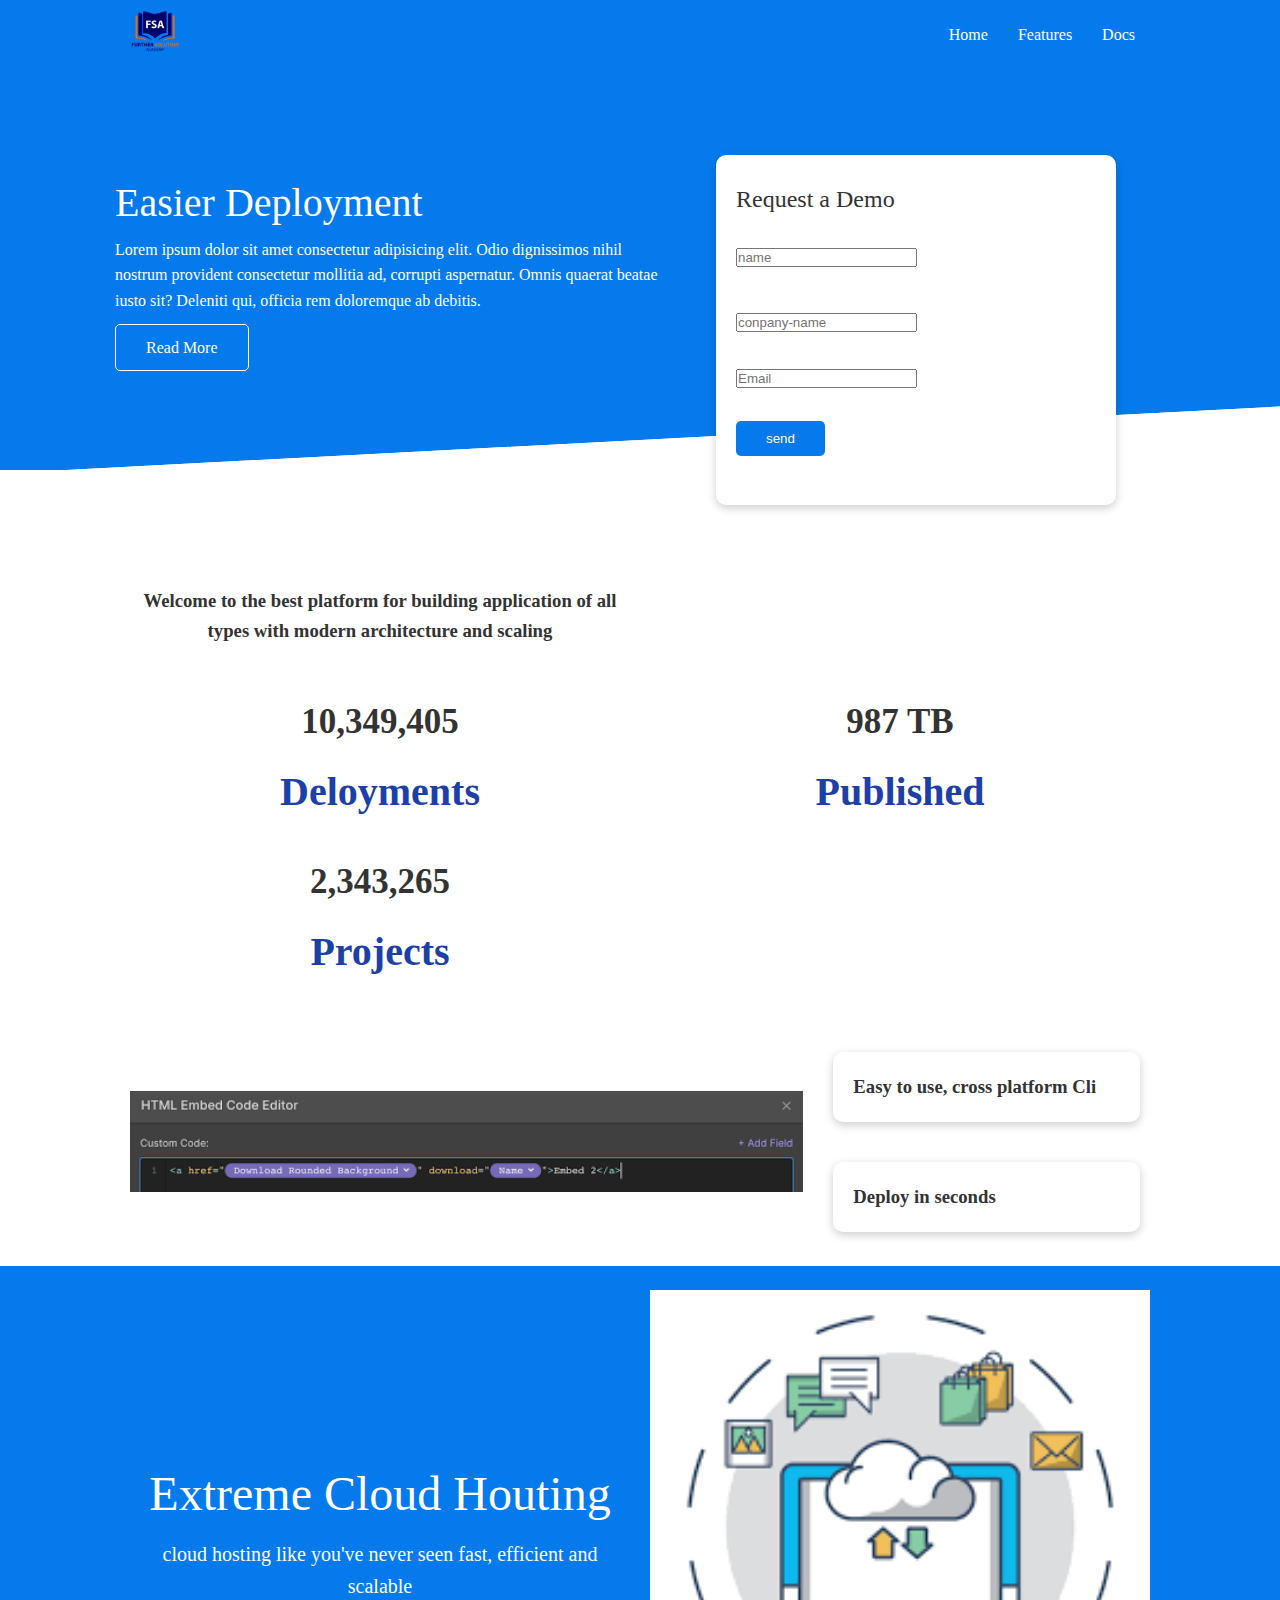
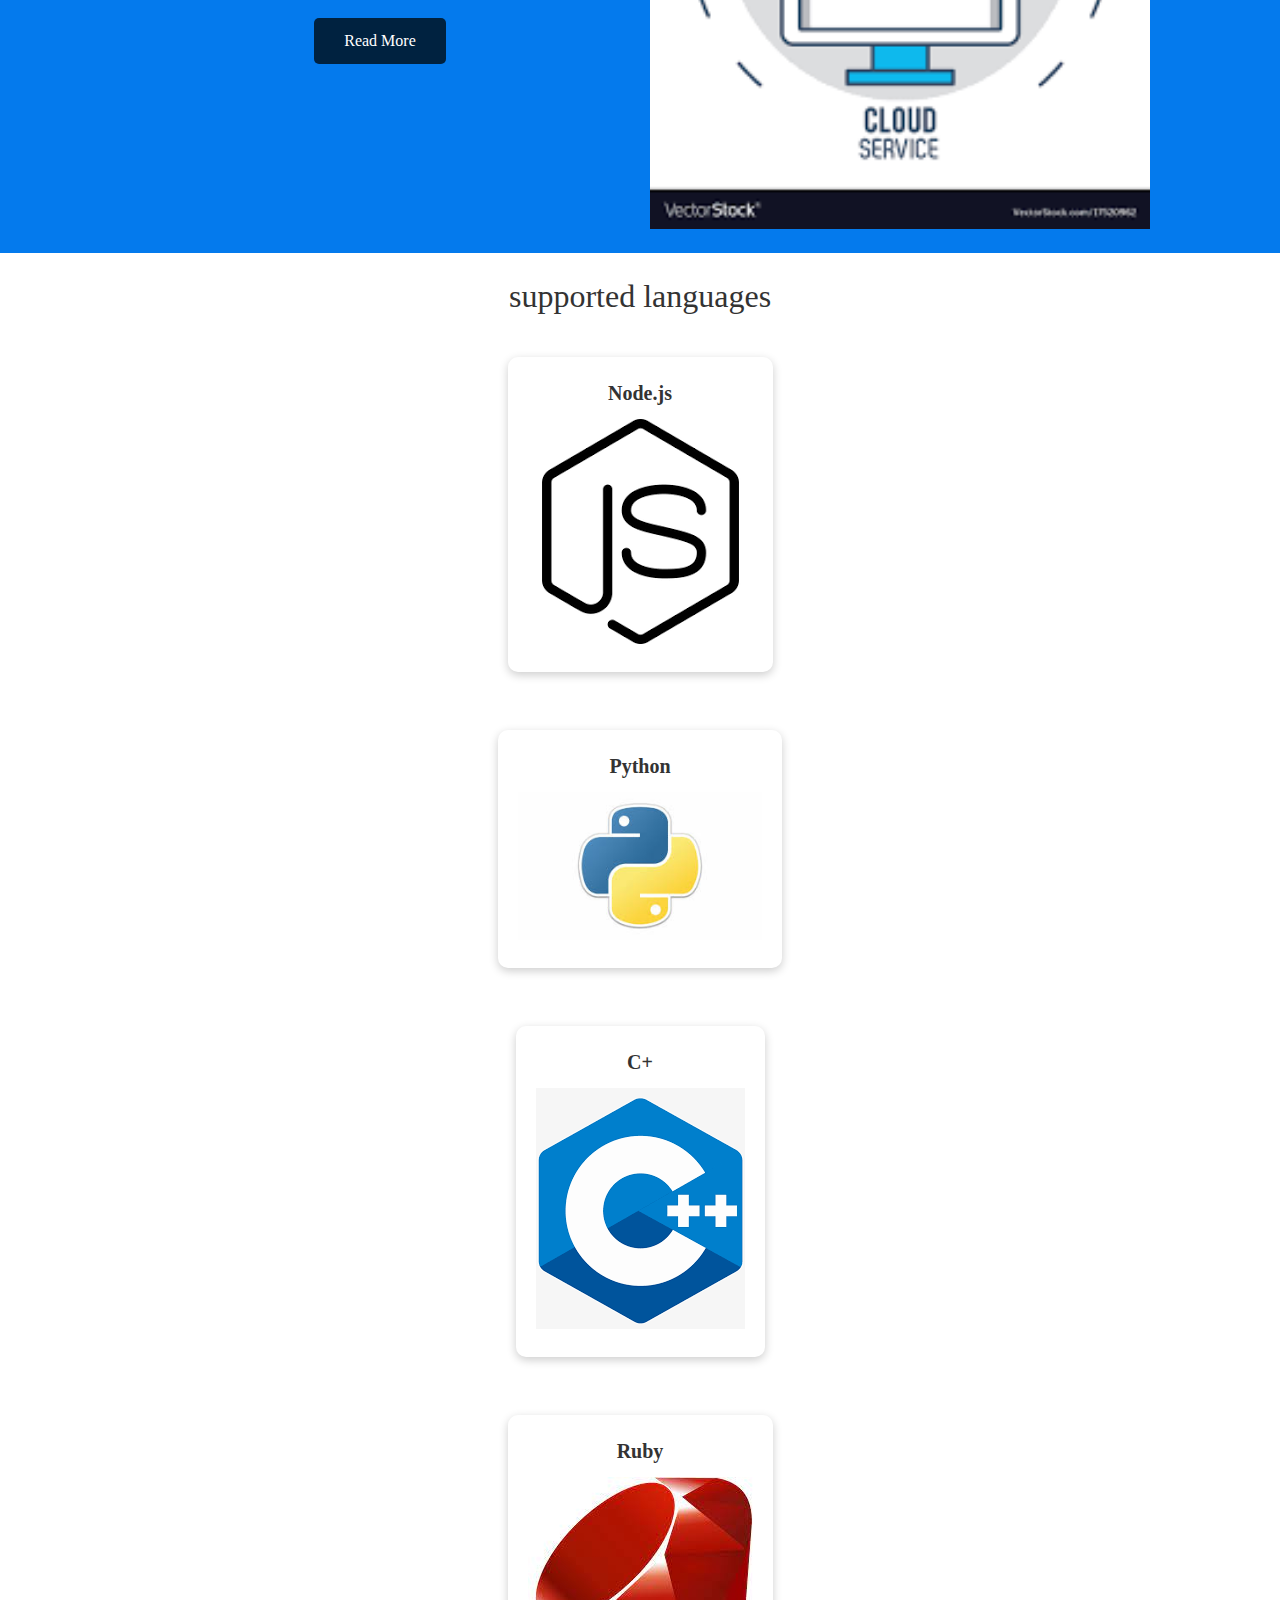
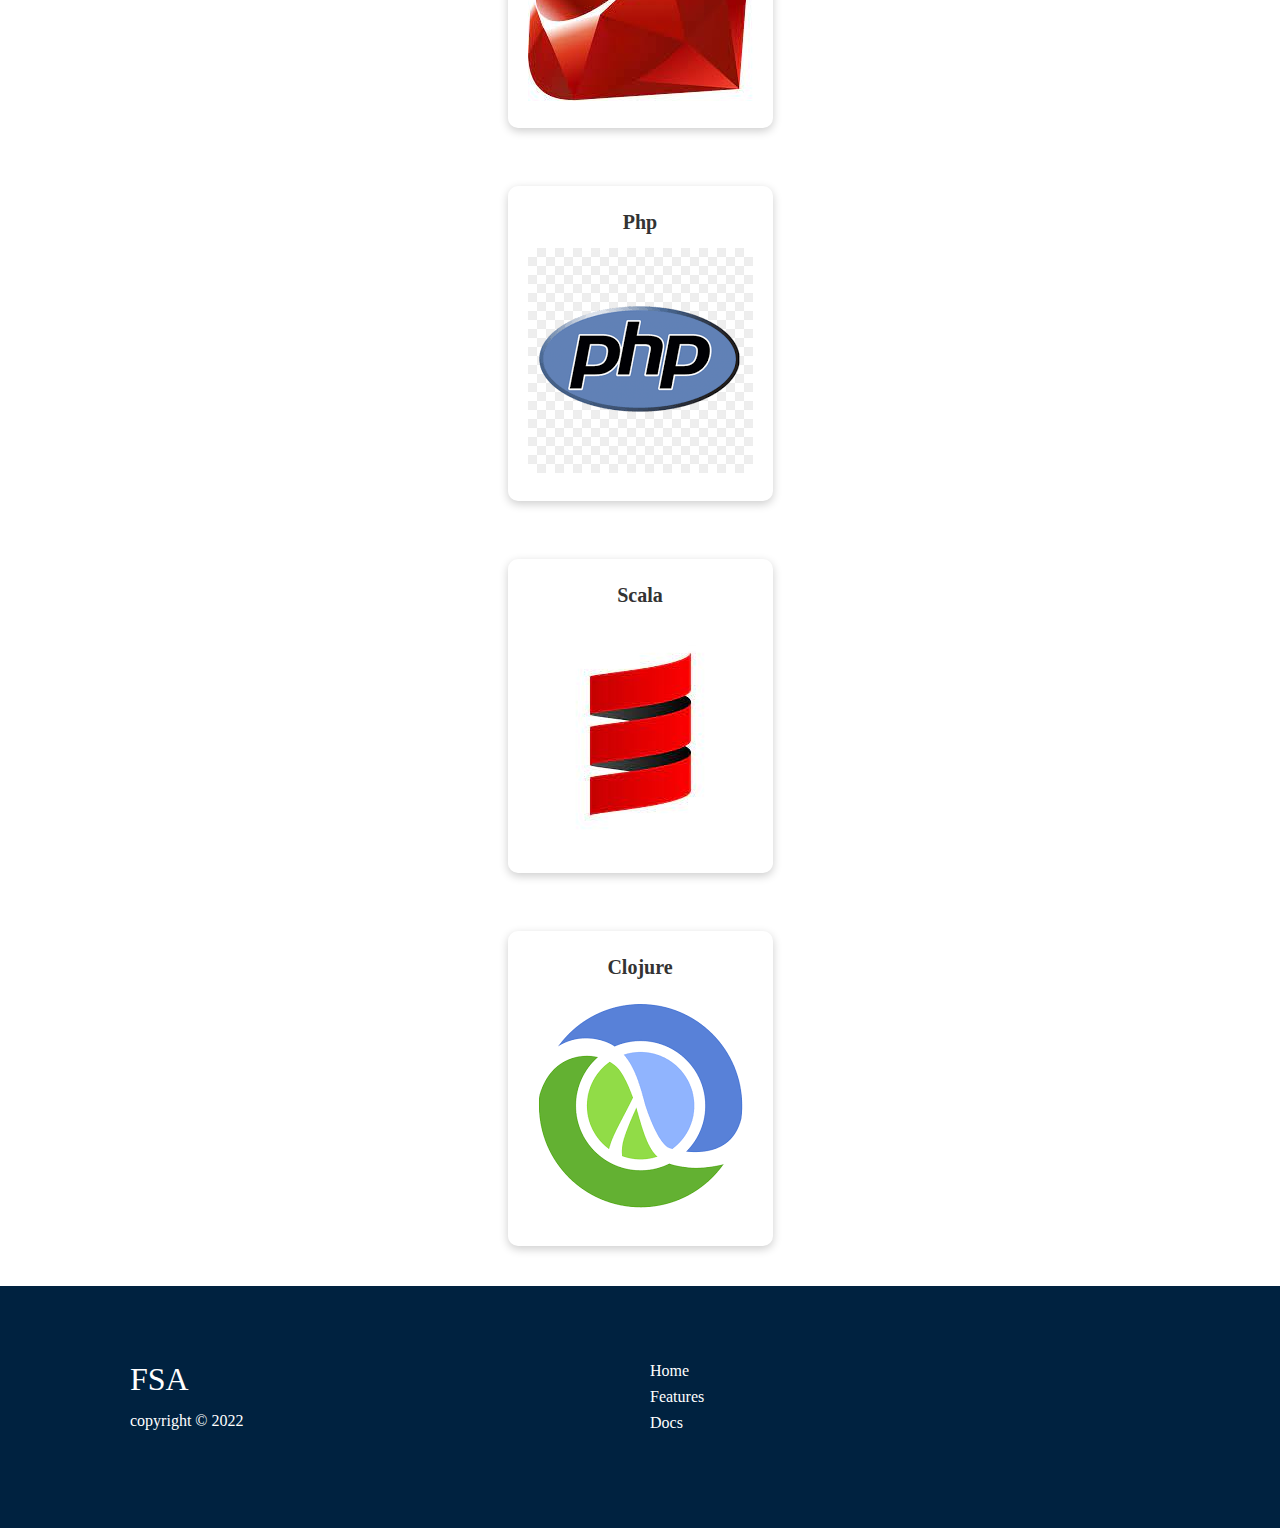
<file: index.html>
<!DOCTYPE html>
<html lang="en">
<head>
    <meta charset="UTF-8">
    <meta http-equiv="X-UA-Compatible" content="IE=edge">
    <meta name="viewport" content="width=device-width, initial-scale=1.0">
    <link rel="stylesheet" href="https://cdnjs.cloudflare.com/ajax/libs/font-awesome/6.1.2/css/all.min.css" 
    integrity="sha512-1sCRPdkRXhBV2PBLUdRb4tMg1w2YPf37qatUFeS7zlBy7jJI8Lf4VHwWfZZfpXtYSLy85pkm9GaYVYMfw5BC1A==" 
    crossorigin="anonymous" referrerpolicy="no-referrer" />
    <link rel="stylesheet" href="assets/css/modern.css">
    <link rel="stylesheet" href="assets/css/utilities.css">
    <title>ModernClass</title>
</head>
<body>
    <!--Navbar-->
    <div class="navbar">
        <div class="container flex">
            <h1 class="logo"><img src="assets/images/FURTHER SOLUTION LOGO 1-11-1.png" alt="logo"></h1>
            <nav>
                <ul>
                    <li><a href="index.html">Home</a></li>
                    <li><a href="features.html">Features</a></li>
                    <li><a href="Docs.html">Docs</a></li>
                </ul>
            </nav>
        </div>
    </div>
    <!--showcase-->
    <section class="showcase">
        <div class="container grid">
            <div class="showcase-text">
                <h1>Easier Deployment</h1>
                <p>Lorem ipsum dolor sit amet consectetur adipisicing elit. 
                    Odio dignissimos nihil nostrum provident consectetur mollitia ad, 
                    corrupti aspernatur. Omnis quaerat beatae iusto sit? Deleniti 
                    qui, officia rem doloremque ab debitis.</p>
                    <a href="features.html" class="btn btn-outline">Read More</a>
            </div>
            <div class="showcase-form card">
                <h2>Request a Demo</h2>
                <form name="contact" method="POST" netlify-honeypot="bot-field" data-netlify="true">
                    <input type="hidden" name="form-name" value="contact">
                    <div class="form-control">
                        <input type=" text" name="name" placeholder="name" required>
                        <p class="hidden">
                            <label>
                              Don’t fill this out if you’re human: <input name="bot-field" />
                            </label>
                          </p>
                    </div>
                    <div class="form-control">
                        <input type=" text" name="Conpany" placeholder="conpany-name" required>
                    </div>
                    <div class="form-control">
                        <input type=" email" name="email" placeholder="Email" required>
                    </div>
                    <input type="submit" value="send" class="btn btn-primary">
                </form>
            </div>
        </div>
    </section>
    <!--stats-->
    <section class="stats">
        <div class="container">
            <h3 class="stats-heading text-center my-1">
                Welcome to the best platform for building application of all types
                with modern architecture and scaling
            </h3>
            <div class="grid grid-3 text-center my-4">
                <div>
                    <i class="fas fa-server fa-3x"></i>
                    <h3>10,349,405</h3>
                    <p class="text-secondary">Deloyments</p>
                </div>
                <div>
                    <i class="fas fa-upload fa-3x"></i>
                    <h3>987 TB</h3>
                    <p class="text-secondary">Published</p>
                </div>
                <div>
                    <i class="fas fa-project-diagram fa-3x"></i>
                    <h3>2,343,265</h3>
                    <p class="text-secondary">Projects</p>
                </div>
            </div>
        </div>
    </section>
    <!--cli-->
    <section class="cli">
        <div class="container grid">
            <img src="assets/images/images-VS-2.png" alt="code">
            <div class="card">
                <h3>Easy to use, cross platform Cli</h3>
            </div>
            <div class="card">
                <h3>Deploy in seconds</h3>
            </div>
        </div>
    </section>
    <!--cloud-->
    <section class="cloud bg-primary my-2 py-2">
        <div class="container grid">
            <div class="text-center">
                <h2 class="lg">Extreme Cloud Houting</h2>
                <p class="lead my-1">cloud hosting like you've never seen 
                    fast, efficient and scalable </p>
                    <a href="features.html" class="btn btn-dark">Read More</a>
            </div>
            <img src="assets/images/images-cloud-6.png" alt="cloud">
        </div>
    </section>
    <!--languages-->
    <section class="languages">
        <h2 class="md tex-center my-2">
          supported languages  
        </h2>
        <div class="container flex">
            <div class="card">
                <h4>Node.js</h4>
                <img src="assets/images/images-node-2.png" alt="node">
            </div>
            <div class="card">
                <h4>Python</h4>
                <img src="assets/images/image-python.jfif" alt="python">
            </div>
            <div class="card">
                <h4>C+</h4>
                <img src="assets/images/image-c+.png" alt="C+">
            </div>
            <div class="card">
                <h4>Ruby</h4>
                <img src="assets/images/image-Ruby.jfif" alt="Ruby">
            </div>
            <div class="card">  
                <h4>Php</h4>
                <img src="assets/images/image-php.png" alt="php">
            </div>
            <div class="card">
                <h4>Scala</h4>
                <img src="assets/images/image-scala.jfif" alt="scala">
            </div>
            <div class="card">
                <h4>Clojure</h4>
                <img src="assets/images/image-clojure.png" alt="clojure">
            </div>
        </div>
    </section>
    <!--footer-->
    <footer class="footer bg-dark py-5">
        <div class="container grid grid-3">
            <div>
                <h1>FSA</h1>
                <p>copyright &copy; 2022</p>
            </div>
            <nav>
                <ul>
                    <li><a href="Index.html">Home</a></li>
                    <li><a href="features.html">Features</a></li>
                    <li><a href="Docs.html">Docs</a></li>
                </ul>
            </nav>
            <div class="scial">
                <a href="#"><i class="fab fa-github fa-2x"></i></a>
                <a href="#"><i class="fab fa-facebook fa-2x"></i></a>
                <a href="#"><i class="fab fa-intagram fa-2x"></i></a>
                <a href="#"><i class="fab fa-twitter fa-2x"></i></a>
            </div>
        </div>
    </footer>
</body>
</html>
</file>
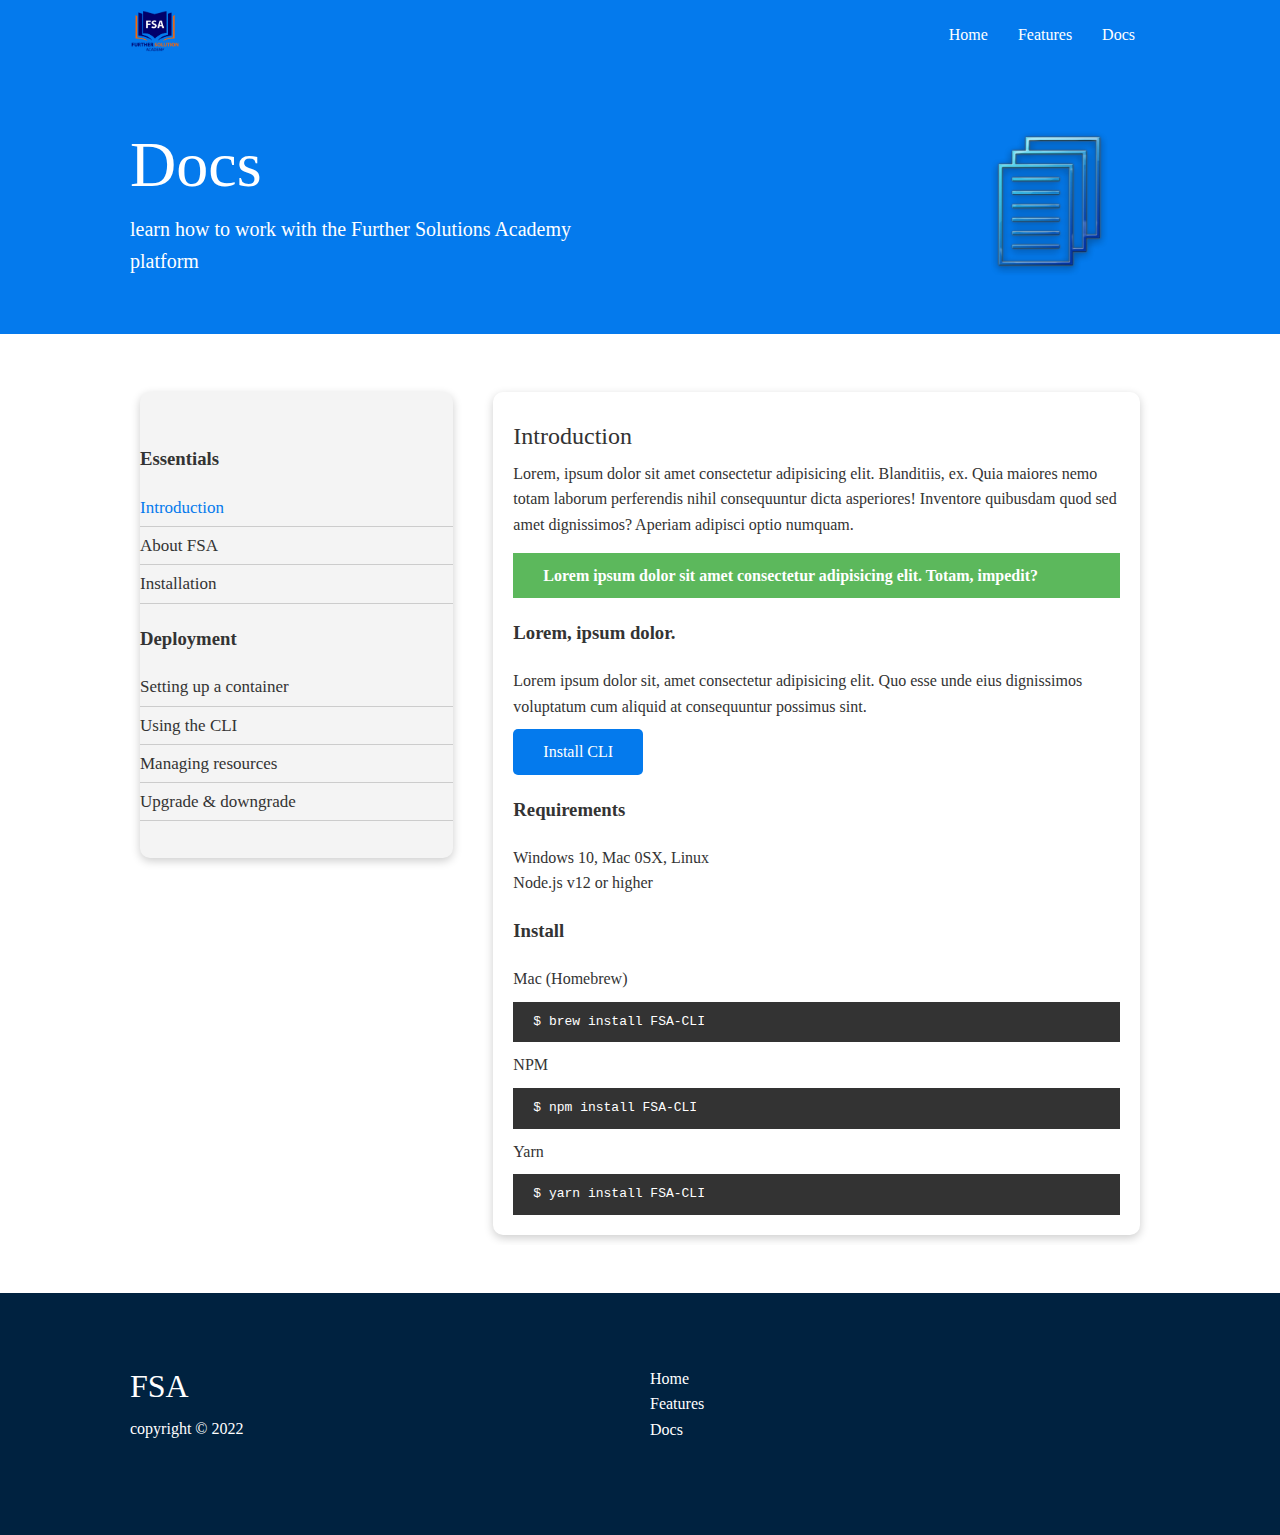
<file: docs.html>
<!DOCTYPE html>
<html lang="en">
<head>
    <meta charset="UTF-8">
    <meta http-equiv="X-UA-Compatible" content="IE=edge">
    <meta name="viewport" content="width=device-width, initial-scale=1.0">
    <link rel="stylesheet" href="https://cdnjs.cloudflare.com/ajax/libs/font-awesome/6.1.2/css/all.min.css" 
    integrity="sha512-1sCRPdkRXhBV2PBLUdRb4tMg1w2YPf37qatUFeS7zlBy7jJI8Lf4VHwWfZZfpXtYSLy85pkm9GaYVYMfw5BC1A==" 
    crossorigin="anonymous" referrerpolicy="no-referrer" />
    <link rel="stylesheet" href="assets/css/modern.css">
    <link rel="stylesheet" href="assets/css/utilities.css">
    <title>ModernClass</title>
</head>
<body>
    <!--Navbar-->
    <div class="navbar">
        <div class="container flex">
            <h1 class="logo"><img src="assets/images/FURTHER SOLUTION LOGO 1-11-1.png" alt="logo"></h1>
            <nav>
                <ul>
                    <li><a href="index.html">Home</a></li>
                    <li><a href="features.html">Features</a></li>
                    <li><a href="Docs.html">Docs</a></li>
                </ul>
            </nav>
        </div>
    </div>
    
    <!--head-->
    <section class="docs-head bg-primary py-3">
        <div class="container grid">
            <div>
                <h1 class="xl">Docs</h1>
                <p class="lead">
                    learn how to work with the Further Solutions Academy platform
                </p>
            </div>
            <img src="assets/images/image-docs-1.png" alt="server">
        </div> 
    </section>

    <!-- docs main -->
    <section class="docs-main my-4">
        <div class="container grid">
            <div class="card bg-light p-3">
                <h3 class="my-2">Essentials</h3>
                <nav>
                    <ul>
                        <li><a class="text-primary" href="#">Introduction</a></li>
                        <li><a href="#">About FSA</a></li>
                        <li><a href="#">Installation</a></li>
                    </ul>
                </nav>
                <h3 class="my-2">Deployment</h3>
                <nav>
                    <ul>
                        <li><a href="#">Setting up a container</a></li>
                        <li><a href="#">Using the CLI</a></li>
                        <li><a href="#">Managing resources</a></li>
                        <li><a href="#">Upgrade & downgrade</a></li>
                    </ul>
                </nav>
            </div>
            <div class="card">
                <h2>Introduction</h2>
                <p>
                    Lorem, ipsum dolor sit amet consectetur adipisicing elit. 
                    Blanditiis, ex. Quia maiores nemo totam laborum perferendis 
                    nihil consequuntur dicta asperiores! Inventore quibusdam 
                    quod sed amet dignissimos? Aperiam adipisci optio numquam.
                </p>
                <div class="alert alert-success">
                    <i class="fas fa-info"></i>Lorem ipsum dolor sit amet 
                    consectetur adipisicing elit. Totam, impedit?
                </div>
                <h3>Lorem, ipsum dolor.</h3>
                <p>Lorem ipsum dolor sit, amet consectetur adipisicing elit. 
                    Quo esse unde eius dignissimos voluptatum cum aliquid at 
                    consequuntur possimus sint.</p>
                    <a href="#" class="btn btn-primar">Install CLI</a>
                    <h3>Requirements</h3>
                    <ul>
                        <li>Windows 10, Mac 0SX, Linux</li>
                        <li>Node.js v12 or higher</li>
                    </ul>

                    <h3>Install</h3>
                    <p>Mac (Homebrew)</p>
                    <pre><code>$ brew install FSA-CLI</code></pre>
                    <p>NPM</p>
                    <pre><code>$ npm install FSA-CLI</code></pre>
                    <p>Yarn</p>
                    <pre><code>$ yarn install FSA-CLI</code></pre>
            </div>
        </div>
    </section>

    <!--footer-->
    <footer class="footer bg-dark py-5">
        <div class="container grid grid-3">
            <div>
                <h1>FSA</h1>
                <p>copyright &copy; 2022</p>
            </div>
            <nav>
                <ul>
                    <li><a href="Index.html">Home</a></li>
                    <li><a href="features.html">Features</a></li>
                    <li><a href="Docs.html">Docs</a></li>
                </ul>
            </nav>
            <div class="scial">
                <a href="#"><i class="fab fa-github fa-2x"></i></a>
                <a href="#"><i class="fab fa-facebook fa-2x"></i></a>
                <a href="#"><i class="fab fa-intagram fa-2x"></i></a>
                <a href="#"><i class="fab fa-twitter fa-2x"></i></a>
            </div>
        </div>
    </footer>
</body>
</html>
</file>
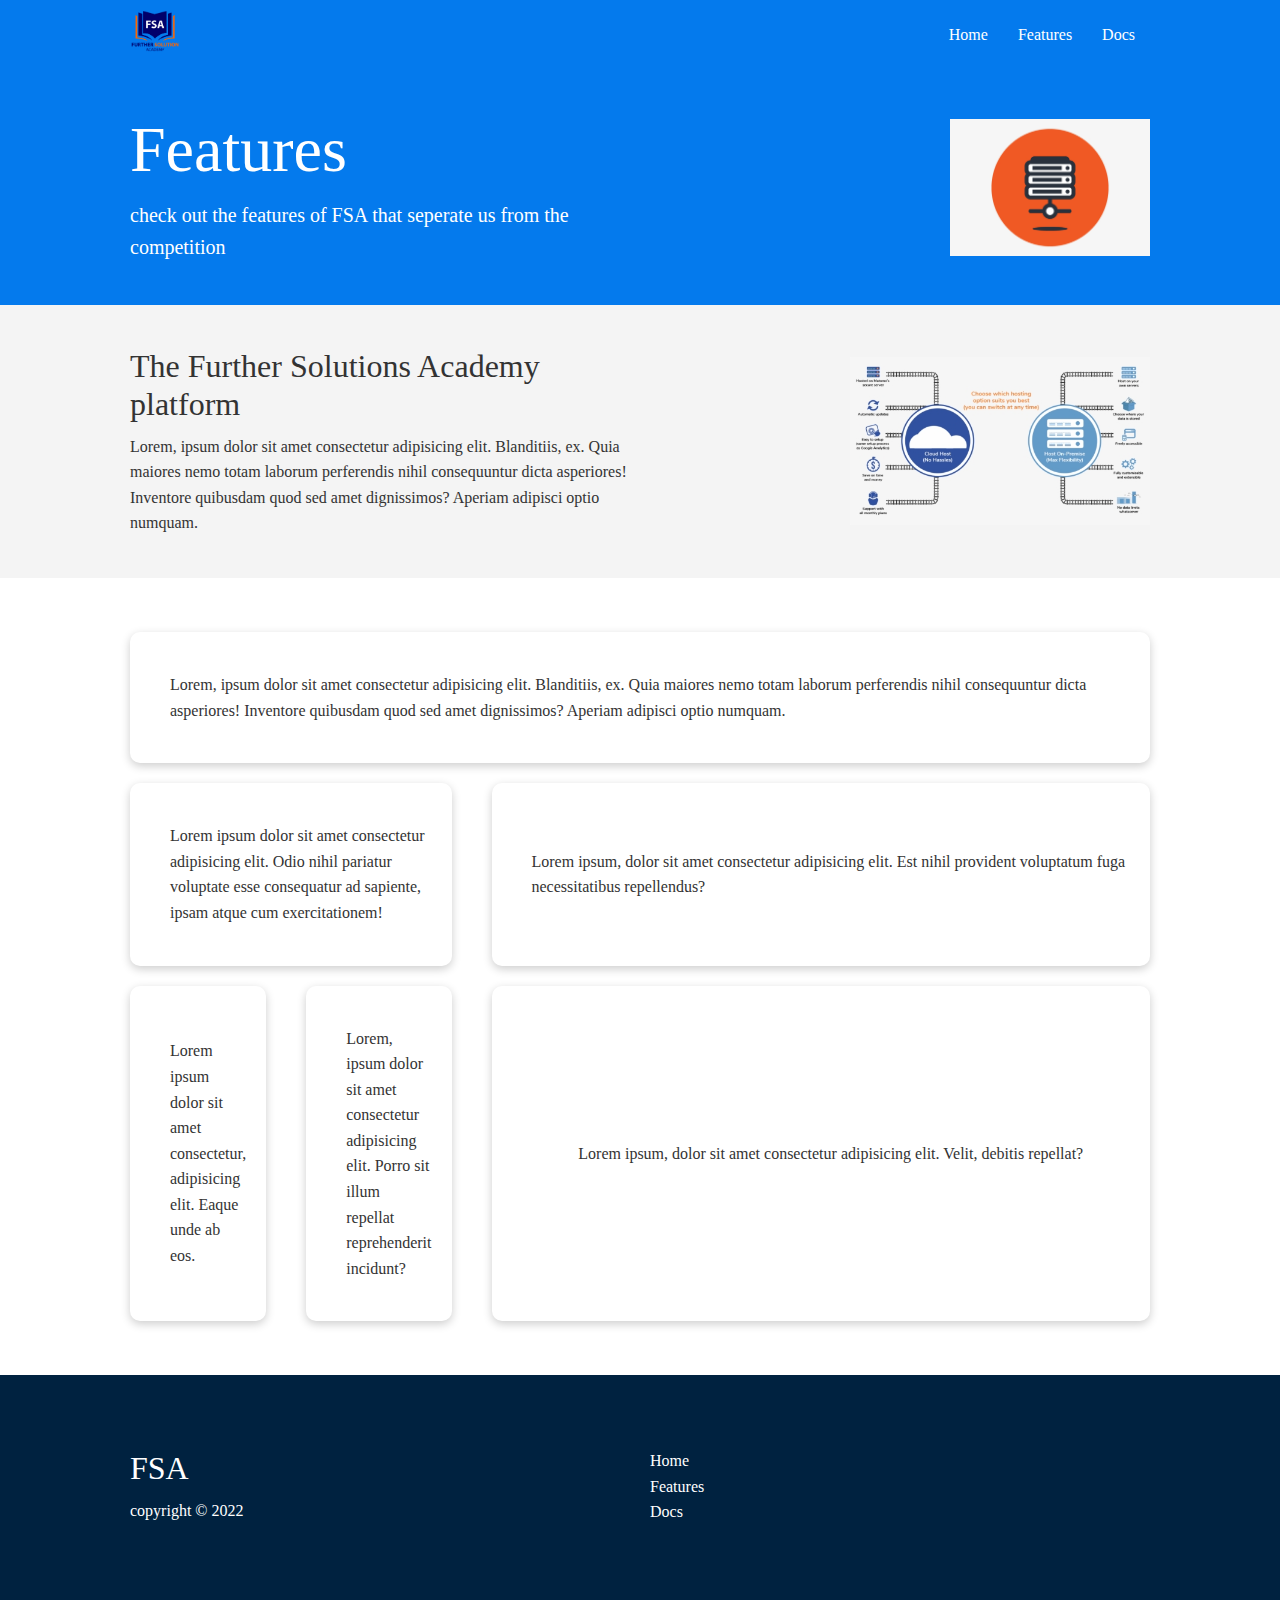
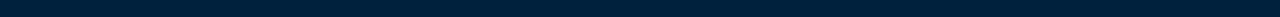
<file: features.html>
<!DOCTYPE html>
<html lang="en">
<head>
    <meta charset="UTF-8">
    <meta http-equiv="X-UA-Compatible" content="IE=edge">
    <meta name="viewport" content="width=device-width, initial-scale=1.0">
    <link rel="stylesheet" href="https://cdnjs.cloudflare.com/ajax/libs/font-awesome/6.1.2/css/all.min.css" 
    integrity="sha512-1sCRPdkRXhBV2PBLUdRb4tMg1w2YPf37qatUFeS7zlBy7jJI8Lf4VHwWfZZfpXtYSLy85pkm9GaYVYMfw5BC1A==" 
    crossorigin="anonymous" referrerpolicy="no-referrer" />
    <link rel="stylesheet" href="assets/css/modern.css">
    <link rel="stylesheet" href="assets/css/utilities.css">
    <title>ModernClass</title>
</head>
<body>
    <!--Navbar-->
    <div class="navbar">
        <div class="container flex">
            <h1 class="logo"><img src="assets/images/FURTHER SOLUTION LOGO 1-11-1.png" alt="logo"></h1>
            <nav>
                <ul>
                    <li><a href="index.html">Home</a></li>
                    <li><a href="features.html">Features</a></li>
                    <li><a href="Docs.html">Docs</a></li>
                </ul>
            </nav>
        </div>
    </div>
    
    <!--head-->
    <section class="features-head bg-primary py-3">
        <div class="container grid">
            <div>
                <h1 class="xl">Features</h1>
                <p class="lead">
                  check out the features of FSA
                   that seperate us from the competition 
                </p>
            </div>
            <img src="assets/images/image-server-7.png" alt="server">
        </div> 
    </section>

    <!--sub head-->
    <section class="features-sub-head bg-light py-3">
        <div class="container grid">
            <div>
                <h1 class="md">The Further Solutions Academy platform</h1>
                <p>
                    Lorem, ipsum dolor sit amet consectetur adipisicing elit. 
                    Blanditiis, ex. Quia maiores nemo totam laborum perferendis 
                    nihil consequuntur dicta asperiores! Inventore quibusdam 
                    quod sed amet dignissimos? Aperiam adipisci optio numquam.
                </p>
            </div>
            <img src="assets/images/image-server-5.png" alt="server-5">
        </div> 
    </section>

    <section class="features-main my-2">
        <div class="container grid">
            <div class="card flex">
                <i class="fas fa-server fa-3x"></i>
                <p>
                    Lorem, ipsum dolor sit amet consectetur adipisicing elit. 
                    Blanditiis, ex. Quia maiores nemo totam laborum perferendis 
                    nihil consequuntur dicta asperiores! Inventore quibusdam 
                    quod sed amet dignissimos? Aperiam adipisci optio numquam.
                </p>
            </div>
            <div class="card flex">
                <i class="fas fa-laptop-code fa-3x"></i>
                <p>
                    Lorem ipsum dolor sit amet consectetur adipisicing elit. 
                    Odio nihil pariatur voluptate esse consequatur ad sapiente, 
                    ipsam atque cum exercitationem!
                </p>
            </div>
            <div class="card flex">
                <i class="fas fa-power-off fa-3x"></i>
                <p>
                    Lorem ipsum, dolor sit amet consectetur adipisicing elit. 
                    Est nihil provident voluptatum fuga necessitatibus repellendus?
                </p>
            </div>
            <div class="card flex">
                <i class="fas fa-database fa-3x"></i>
                <p>
                    Lorem ipsum dolor sit amet consectetur, adipisicing elit. 
                    Eaque unde ab eos.
                </p>
            </div>
            <div class="card flex">
                <i class="fas fa-upload fa-3x"></i>
                <p>
                    Lorem, ipsum dolor sit amet consectetur adipisicing elit. 
                    Porro sit illum repellat reprehenderit incidunt?
                </p>
            </div>
            <div class="card flex">
                <i class="fas fa-network-wired fa-3x"></i>
                <p>
                    Lorem ipsum, dolor sit amet consectetur adipisicing elit. 
                    Velit, debitis repellat?
                </p>
            </div>
        </div>
    </section>

    <!--footer-->
    <footer class="footer bg-dark py-5">
        <div class="container grid grid-3">
            <div>
                <h1>FSA</h1>
                <p>copyright &copy; 2022</p>
            </div>
            <nav>
                <ul>
                    <li><a href="Index.html">Home</a></li>
                    <li><a href="features.html">Features</a></li>
                    <li><a href="Docs.html">Docs</a></li>
                </ul>
            </nav>
            <div class="scial">
                <a href="#"><i class="fab fa-github fa-2x"></i></a>
                <a href="#"><i class="fab fa-facebook fa-2x"></i></a>
                <a href="#"><i class="fab fa-intagram fa-2x"></i></a>
                <a href="#"><i class="fab fa-twitter fa-2x"></i></a>
            </div>
        </div>
    </footer>
</body>
</html>
</file>
<file: assets/css/modern.css>
@import url('https://fonts.googleapis.com/css2?family=Anek+Devanagari:wght@300&display=swap');

:root{
    --primary-color:  #047aed;
    --secondary-color:  #1c3fa8;
    --dark-color:  #002240;
    --light-color:  #f4f4f4;
    --success-color: #5cb85c;
    --error-color: #d9534f;

}

*{
    box-sizing: border-box;
    padding: 0;
    margin: 0;
}

body{
    font-family: 'lato' sans-serif;
    color: #333;
    line-height: 1.6;
}

.logo img{
    width: 6.4%;
}

ul{
    list-style-type: none;
}

a{
    text-decoration: none;
    color: #333;
}

h1, h2 {
    font-weight: 300;
    line-height: 1.2;
    margin: 10px 0;
}

p{
    margin: 10px 0;
}

img{
    width: 100%;
}

code, 
pre {
    background: #333;
    color: #fff;
    padding: 10px;

}

.hidden{
    visibility: hidden;
    height: 0;
}

/* navbar */
.navbar{
    background-color: var(--primary-color);
    color: #fff;
    height: 70px;
    overflow: visible;
}

.navbar ul{
    display: flex;
    

}

.navbar a{
    color: #fff;
    padding: 10px;
    margin: 0 5px;
    overflow: visible;
}

.navbar a:hover{
    border-bottom: 2px #fff solid;
}

.navbar .flex{
    justify-content: space-between;
    overflow: visible;

}

/* showcase */
.showcase{
    height: 400px;
    background-color:  var(--primary-color);
    color: #fff;
    position: relative;
}

.showcase h1{
    font-size: 40px;
}

.showcase p{
    margin: 10px o;
}

.showcase .grid {
    overflow: visible;
    grid-template-columns: 55% 45%;
    gap: 30px;
}

.showcase-tex{
    animation: slideInfromLeft 1s ease-in;
}

.showcase-form{
    position: relative;
    top: 60px;
    height: 350px;
    width: 400px;
    padding: 40px;
    z-index: 100;
    animation: slideInfromRight 1s ease-in;

}

.showcase-form .form-control{
    margin: 30px 0;
}

.showcase-form input [type='text']
.showcase-form input [type='email']{
    border: 0;
    border-bottom: 1px solid #b4becb;
    width: 100%;
    padding: 3px;
    font-size: 16px;
}

.showcase-form input:focus{
    outline: none;
}

.showcase::before,
.showcase::after{
    content: '';
    position: absolute;
    height: 100px;
    bottom: -70px;
    right: 0;
    left: 0;
    background: #fff;
    transform: skewY(-3deg);
    -webkit-transform: skewY(-3deg);
    -moz-transform: skewY(-3deg);
    -ms-transform: skewY(-3deg);
}

/* stats */
.stats{
    padding-top: 100px;
    animation: slideInfromBottom 1s ease-in;

}

.stats-heading {
    max-width: 500px;
    margin: auto;
}

.stats .grid h3{
    font-size: 35px;
}

.stats .grid p {
    font-size: 40px;
    font-weight: bold;
}

/* cli */
.cli .grid {
    grid-template-columns: repeat(3, 1fr);
    grid-template-rows: repeat(2, 1fr);
}

.cli .grid > *:first-child{
    grid-column: 1 / span 2;
    grid-row: 1 / span 2;
}

/* cloud */
.cloud.grid {
    grid-template-columns: 4fr 3fr;
}

/* languages */
.languages .flex{
    flex-wrap: wrap;
    width: 30%;
    grid-row: row;
}
.languages .card{
    text-align: center;
    margin: 18px 10px 40px ;
    transition: transform 0.2s ease-in;
}

.languages h2{
    text-align: center;
}

.languages .card h4{
    font-size: 20px;
    margin-bottom: 10px;

}

.languages .card:hover{
    transform: translateY(-15px);
}

/* features */

.features-head img,
.docs-head img{
    width: 200px;
    justify-self: flex-end;
}

.features-sub-head img {
    width: 300px;
    justify-self: flex-end;
}

.features-main .card > i{
    margin-right: 20px;
}

.features-main .grid {
    padding: 30px;
}

.features-main .grid > *:first-child{
    grid-column: 1 / span 3;
}

.features-main .grid > *:nth-child(2){
    grid-column: 1 / span 2;
}

/* Docs */
.docs-main h3{
    margin: 20px 0;
}

.docs-main .grid {
    grid-template-columns: 1fr 2fr;
    align-items: flex-start;
}

.docs-main nav li{
    font-size: 17px;
    padding-bottom: 5px;
    margin-bottom: 5px;
    border-bottom: 1px #ccc solid;
}

.docs-main a:hover{
    font-weight: bold;
}

/* footer */
.footer .social a{
    margin: 0 10px;
}

/* animations */
@keyframes slideInFromLeft{
    0% {
        transform: translateX(-100%);
    }

    100% {
        transform: translateX(0);
    }
}
    @keyframes slideInFromRight{
        0% {
            transform: translateX(100%);
        }
    
        100% {
            transform: translateX(0);
        }
    
}

@keyframes slideInFromTop{
    0% {
        transform: translateY(-100%);
    }

    100% {
        transform: translateX(0);
    }

}

@keyframes slideInFromBotton{
    0% {
        transform: translateY(100%);
    }

    100% {
        transform: translateX(0);
    }

}

/* Tablets and under */
@media(max-width: 748px){
    .grid,
    .showcase .grid,
    .stats .grid,
    .cli .grid,
    .cloud.grid,
    .features-main .grid,
    .docs-main .grid{
        grid-template-columns: 1fr;
        grid-template-rows: 1fr;
    }

    .showcase{
        height: auto;
    }

    .showcase-text{
        text-align: center;
        margin: 40px;
        animation: slideInfromTop 1s ease-in;

    }

    .showcase-form{
        justify-self: center;
        margin: auto;
        animation: slideInfromBottom 1s ease-in;

    }

    .cli .grid > *:first-child{
        grid-column: 1;
        grid-row: 1;
}

.features-head,
.features-sub-head,
.docs-head{
    justify-self: center;
}

.features-head img,
.features-sub-head img,
.docs-head img{
    text-align: center;
}

.features-main .grid > *:first-child,
.features-main .grid > *:nth-child(2){
    grid-column: 1;
}


}

/* Mobile */
@media(max-width: 500px){
    .navbar{
        height: 110px;
    }

    .navbar .flex{
        flex-direction: column;
    }

    .navbar ul{
        padding: 10px;
        background-color: rgba(0, 0, 0, 0.1);
    }
}
</file>
<file: assets/css/utilities.css>
/* utilities */
.container {
    max-width:1100px;
    margin: 0 auto;
    overflow: auto;
    padding: 0 40px;
}

.card{
    background-color: #fff;
    color: #333;
    border-radius: 10px;
    box-shadow: 0 3px 10px rgba(0,0,0,0.2);
    padding: 20px;
    margin: 10px;
}

.btn{
    display: inline-block;
    padding: 10px 30px;
    cursor: pointer;
    background: var(--primary-color);
    color: #fff;
    border: none;
    border-radius: 5px;
}

.btn-outline{
    background-color: transparent;
    border: 1px solid #fff;
}

.btn:hover{
    transform: scale(0 98);
}

/* background & color buttons */

.bg-primary, 
.btn-primary{
    background-color: var(--primary-color);
    color: #fff;
}

.bg-secondary, 
.btn-secondary{
    background-color: var(--secondary-color);
    color: #fff;
}

.bg-dark, 
.btn-dark{
    background-color: var(--dark-color);
    color: #fff;
}

.bg-light, 
.btn-light{
    background-color: var(--light-color);
    color: #333;
}


.bg-primary a, 
.btn-primary a,
.bg-secondary a, 
.btn-secondary a,
.bg-dark a, 
.btn-dark a {
    color: #fff;
}

/* text color */


.text-primary {
    color: var(--primary-color);
}

.text-secondary{
    color: var(--secondary-color);
}

.text-dark{
    color: var(--dark-color);
}

.text-light{
    color: var(--light-color);
}

/* text sixes */
.lead{
    font-size:20px; 
}

.sm{
    font-size: 1rem;
}

.md{
    font-size: 2rem;
}

.lg{
    font-size: 3rem;
}

.xl{
    font-size: 4rem;
}

.text-center{
    text-align: center;
}

/* Alert */

.alert{
    background-color: var(--light-color);
    padding: 10px 20px;
    font-weight: bold;
    margin: 15px 0;
}

.alert i{
    margin-right: 10px;
}

.alert-success{
    background-color: var(--success-color);
    color: #fff;
}

.alert-error{
    background-color: var(--erorr-color);
    color: #fff;
}

.flex{
    display: flex;
    justify-content: center;
    align-items: center;
    height: 100%;
}

.grid{
    display: grid;
    grid-template-columns: repeat(2, 1fr);
    gap:20px;
    justify-content: center;
    align-items: center;
    height: 100%;
}

.grid-3 {
    grid-template-columns: repeat(2, 1fr);

}

/* margin */

.my-1{
    margin: 1rem 0;
}

.my-2{
    margin: 1.5rem 0;
}

.my-3{
    margin: 2rem 0;
}

.my-4{
    margin: 3rem 0;
}

.my-5{
    margin: 4rem 0;
}

.m-1{
    margin: 1rem 0;
}

.m-2{
    margin: 1.5rem 0;
}

.m-3{
    margin: 2rem 0;
}

.m-4{
    margin: 3rem 0;
}

.m-5{
    margin: 4rem 0;
}

/* padding */

.py-1{
    padding: 1rem 0;
}

.py-2{
    padding: 1.5rem 0;
}

.py-3{
    padding: 2rem 0;
}

.py-4{
    padding: 3rem 0;
}

.py-5{
    padding: 4rem 0;
}

.p-1{
    padding: 1rem 0;
}

.p-2{
    padding: 1.5rem 0;
}

.p-3{
    padding: 2rem 0;
}

.p-4{
    padding: 3rem 0;
}

.p-5{
    padding: 4rem 0;
}
</file>
